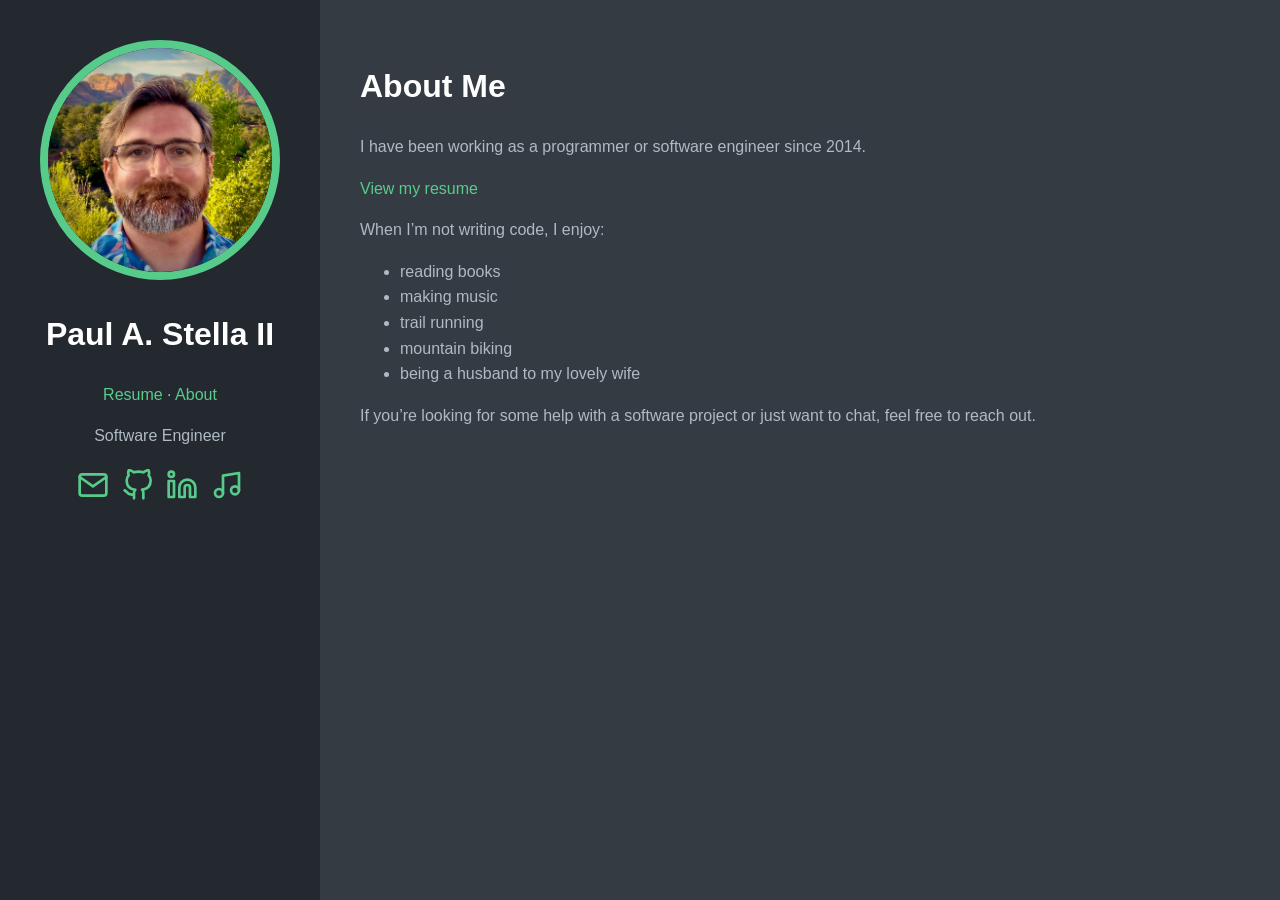
<file: index.html>
<!doctype html>
<html lang="en">
  <head>
    <title>Paul A. Stella II</title>
    <link rel="shortcut icon" href="favicon.ico" />
    <meta charset="utf-8" />
    <meta name="generator" content="Hugo 0.126.1">
    <meta name="viewport" content="width=device-width, initial-scale=1" />
    <meta name="author" content="Paul A. Stella II" />
    <meta name="description" content="Software Engineer" />
    <link rel="stylesheet" href="/css/main.min.3c3c186cd62e563ad6e2f00a89dbee656ab912d1d46f856b5605dd0232521e2a.css" />
    <link rel="alternate" type="application/rss+xml" href="http://thepaulstella.com/index.xml" title="Paul A. Stella II">
    

    
  


    
  <meta name="twitter:card" content="summary">
  <meta name="twitter:title" content="About Me">
  <meta name="twitter:description" content="I have been working as a programmer or software engineer since 2014.
View my resume
When I’m not writing code, I enjoy:
reading books making music trail running mountain biking being a husband to my lovely wife If you’re looking for some help with a software project or just want to chat, feel free to reach out.">

    <meta property="og:url" content="http://thepaulstella.com/">
  <meta property="og:site_name" content="Paul A. Stella II">
  <meta property="og:title" content="About Me">
  <meta property="og:description" content="I have been working as a programmer or software engineer since 2014.
View my resume
When I’m not writing code, I enjoy:
reading books making music trail running mountain biking being a husband to my lovely wife If you’re looking for some help with a software project or just want to chat, feel free to reach out.">
  <meta property="og:locale" content="en">
  <meta property="og:type" content="website">


  </head>
  <body>
    <header class="app-header">
      <a href="/"><img class="app-header-avatar" src="/avatar.jpg" alt="Paul A. Stella II" /></a>
      <span class="app-header-title">Paul A. Stella II</span>
      <nav class="app-header-menu">
          <a class="app-header-menu-item" href="/resume/">Resume</a>
             · 
          
          <a class="app-header-menu-item" href="/">About</a>
      </nav>
      <p>Software Engineer</p>
      <div class="app-header-social">
        
          <a href="mailto:contact@thepaulstella.com" target="_blank" rel="noreferrer noopener me">
            <svg viewBox="0 0 24 24" fill="none" stroke="currentColor" stroke-width="2" stroke-linecap="round" stroke-linejoin="round" class="icon icon-mail">
  <title>Email</title>
  <path d="M4 4h16c1.1 0 2 .9 2 2v12c0 1.1-.9 2-2 2H4c-1.1 0-2-.9-2-2V6c0-1.1.9-2 2-2z"></path><polyline points="22,6 12,13 2,6"></polyline>
</svg>
          </a>
        
          <a href="https://github.com/thepaulstella" target="_blank" rel="noreferrer noopener me">
            <svg viewBox="0 0 24 24" fill="none" stroke="currentColor" stroke-width="2" stroke-linecap="round" stroke-linejoin="round" class="icon icon-github">
  <title>Github</title>
  <path d="M9 19c-5 1.5-5-2.5-7-3m14 6v-3.87a3.37 3.37 0 0 0-.94-2.61c3.14-.35 6.44-1.54 6.44-7A5.44 5.44 0 0 0 20 4.77 5.07 5.07 0 0 0 19.91 1S18.73.65 16 2.48a13.38 13.38 0 0 0-7 0C6.27.65 5.09 1 5.09 1A5.07 5.07 0 0 0 5 4.77a5.44 5.44 0 0 0-1.5 3.78c0 5.42 3.3 6.61 6.44 7A3.37 3.37 0 0 0 9 18.13V22"></path>
</svg>
          </a>
        
          <a href="https://www.linkedin.com/in/thepaulstella/" target="_blank" rel="noreferrer noopener me">
            <svg viewBox="0 0 24 24" fill="none" stroke="currentColor" stroke-width="2" stroke-linecap="round" stroke-linejoin="round" class="icon icon-linkedin">
  <title>Linkedin</title>
  <path d="M16 8a6 6 0 0 1 6 6v7h-4v-7a2 2 0 0 0-2-2 2 2 0 0 0-2 2v7h-4v-7a6 6 0 0 1 6-6z"></path><rect x="2" y="9" width="4" height="12"></rect><circle cx="4" cy="4" r="2"></circle>
</svg>
          </a>
        
          <a href="https://linktr.ee/musicforcoding" target="_blank" rel="noreferrer noopener me">
            <svg viewBox="0 0 24 24" fill="none" stroke="currentColor" stroke-width="2" stroke-linecap="round" stroke-linejoin="round" class="icon icon-music">
  <title>Music for Coding</title>
  <path d="M9 18V5l12-2v13"></path><circle cx="6" cy="18" r="3"></circle><circle cx="18" cy="16" r="3"></circle>
</svg>
          </a>
        
      </div>
    </header>
    <main class="app-container">
      
  <main aria-role="main">
    <header class="homepage-header">
      <h1>About Me</h1>
      
    </header>
    <div class="homepage-content">
      
      <p>I have been working as a programmer or software engineer since 2014.</p>
<p><a href="/resume">View my resume</a></p>
<p>When I&rsquo;m not writing code, I enjoy:</p>
<ul>
<li>reading books</li>
<li>making music</li>
<li>trail running</li>
<li>mountain biking</li>
<li>being a husband to my lovely wife</li>
</ul>
<p>If you&rsquo;re looking for some help with a software project or just want to chat, feel free to reach out.</p>

    </div>
  </main>

    </main>
  </body>
</html>
</file>
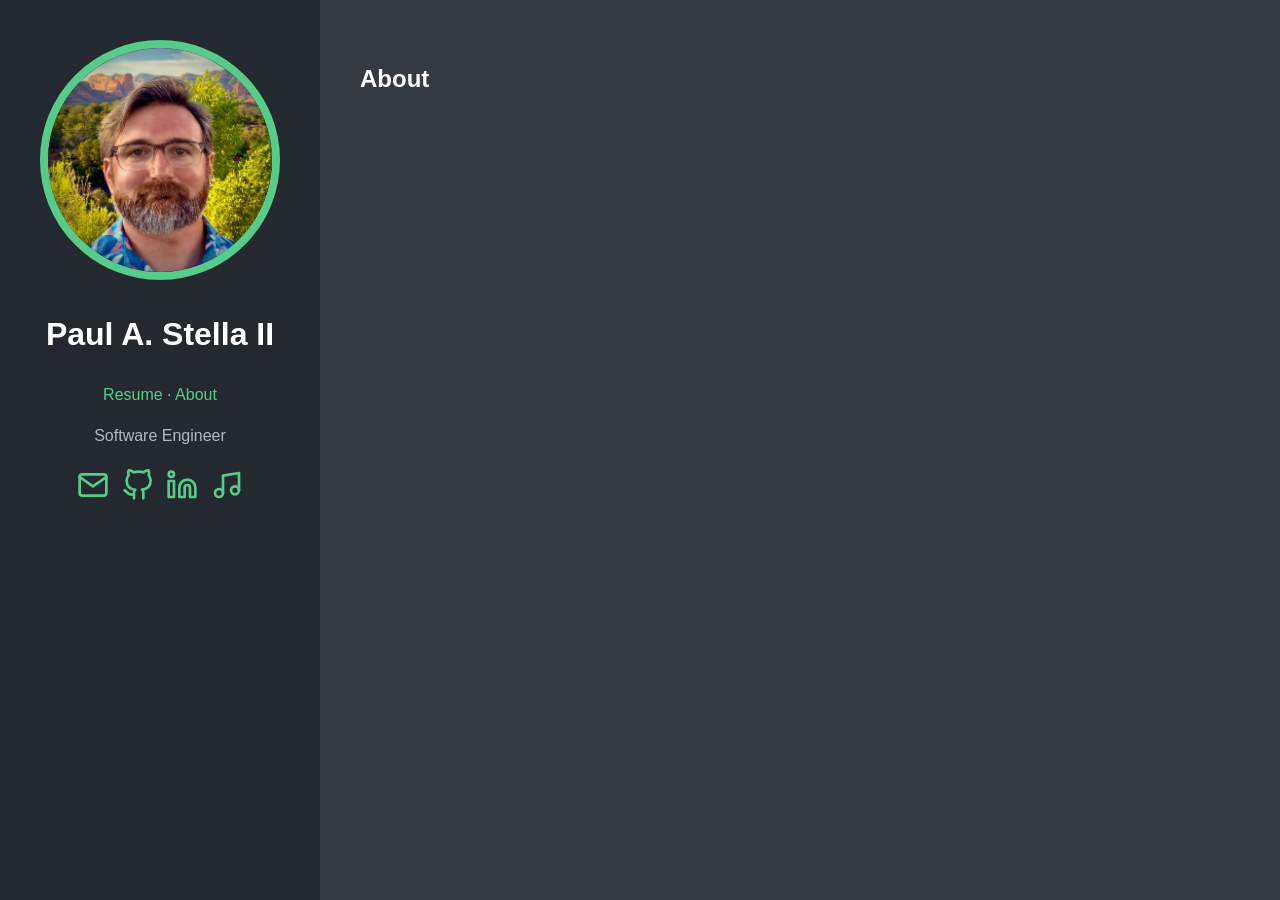
<file: about/index.html>
<!doctype html>
<html lang="en">
  <head>
    <title>About // Paul A. Stella II</title>
    <link rel="shortcut icon" href="favicon.ico" />
    <meta charset="utf-8" />
    <meta name="generator" content="Hugo 0.126.1">
    <meta name="viewport" content="width=device-width, initial-scale=1" />
    <meta name="author" content="Paul A. Stella II" />
    <meta name="description" content="" />
    <link rel="stylesheet" href="/css/main.min.3c3c186cd62e563ad6e2f00a89dbee656ab912d1d46f856b5605dd0232521e2a.css" />
    

    
  


    
  <meta name="twitter:card" content="summary">
  <meta name="twitter:title" content="About">
  <meta name="twitter:description" content="Software Engineer">

    <meta property="og:url" content="http://thepaulstella.com/about/">
  <meta property="og:site_name" content="Paul A. Stella II">
  <meta property="og:title" content="About">
  <meta property="og:description" content="Software Engineer">
  <meta property="og:locale" content="en">
  <meta property="og:type" content="article">


  </head>
  <body>
    <header class="app-header">
      <a href="/"><img class="app-header-avatar" src="/avatar.jpg" alt="Paul A. Stella II" /></a>
      <span class="app-header-title">Paul A. Stella II</span>
      <nav class="app-header-menu">
          <a class="app-header-menu-item" href="/resume/">Resume</a>
             · 
          
          <a class="app-header-menu-item" href="/">About</a>
      </nav>
      <p>Software Engineer</p>
      <div class="app-header-social">
        
          <a href="mailto:contact@thepaulstella.com" target="_blank" rel="noreferrer noopener me">
            <svg viewBox="0 0 24 24" fill="none" stroke="currentColor" stroke-width="2" stroke-linecap="round" stroke-linejoin="round" class="icon icon-mail">
  <title>Email</title>
  <path d="M4 4h16c1.1 0 2 .9 2 2v12c0 1.1-.9 2-2 2H4c-1.1 0-2-.9-2-2V6c0-1.1.9-2 2-2z"></path><polyline points="22,6 12,13 2,6"></polyline>
</svg>
          </a>
        
          <a href="https://github.com/thepaulstella" target="_blank" rel="noreferrer noopener me">
            <svg viewBox="0 0 24 24" fill="none" stroke="currentColor" stroke-width="2" stroke-linecap="round" stroke-linejoin="round" class="icon icon-github">
  <title>Github</title>
  <path d="M9 19c-5 1.5-5-2.5-7-3m14 6v-3.87a3.37 3.37 0 0 0-.94-2.61c3.14-.35 6.44-1.54 6.44-7A5.44 5.44 0 0 0 20 4.77 5.07 5.07 0 0 0 19.91 1S18.73.65 16 2.48a13.38 13.38 0 0 0-7 0C6.27.65 5.09 1 5.09 1A5.07 5.07 0 0 0 5 4.77a5.44 5.44 0 0 0-1.5 3.78c0 5.42 3.3 6.61 6.44 7A3.37 3.37 0 0 0 9 18.13V22"></path>
</svg>
          </a>
        
          <a href="https://www.linkedin.com/in/thepaulstella/" target="_blank" rel="noreferrer noopener me">
            <svg viewBox="0 0 24 24" fill="none" stroke="currentColor" stroke-width="2" stroke-linecap="round" stroke-linejoin="round" class="icon icon-linkedin">
  <title>Linkedin</title>
  <path d="M16 8a6 6 0 0 1 6 6v7h-4v-7a2 2 0 0 0-2-2 2 2 0 0 0-2 2v7h-4v-7a6 6 0 0 1 6-6z"></path><rect x="2" y="9" width="4" height="12"></rect><circle cx="4" cy="4" r="2"></circle>
</svg>
          </a>
        
          <a href="https://linktr.ee/musicforcoding" target="_blank" rel="noreferrer noopener me">
            <svg viewBox="0 0 24 24" fill="none" stroke="currentColor" stroke-width="2" stroke-linecap="round" stroke-linejoin="round" class="icon icon-music">
  <title>Music for Coding</title>
  <path d="M9 18V5l12-2v13"></path><circle cx="6" cy="18" r="3"></circle><circle cx="18" cy="16" r="3"></circle>
</svg>
          </a>
        
      </div>
    </header>
    <main class="app-container">
      
  <article class="post">
    <header class="post-header">
      <h1 class ="post-title">About</h1>
    </header>
    <div class="post-content">
      
    </div>
    <div class="post-footer">
      
    </div>
  </article>

    </main>
  </body>
</html>
</file>
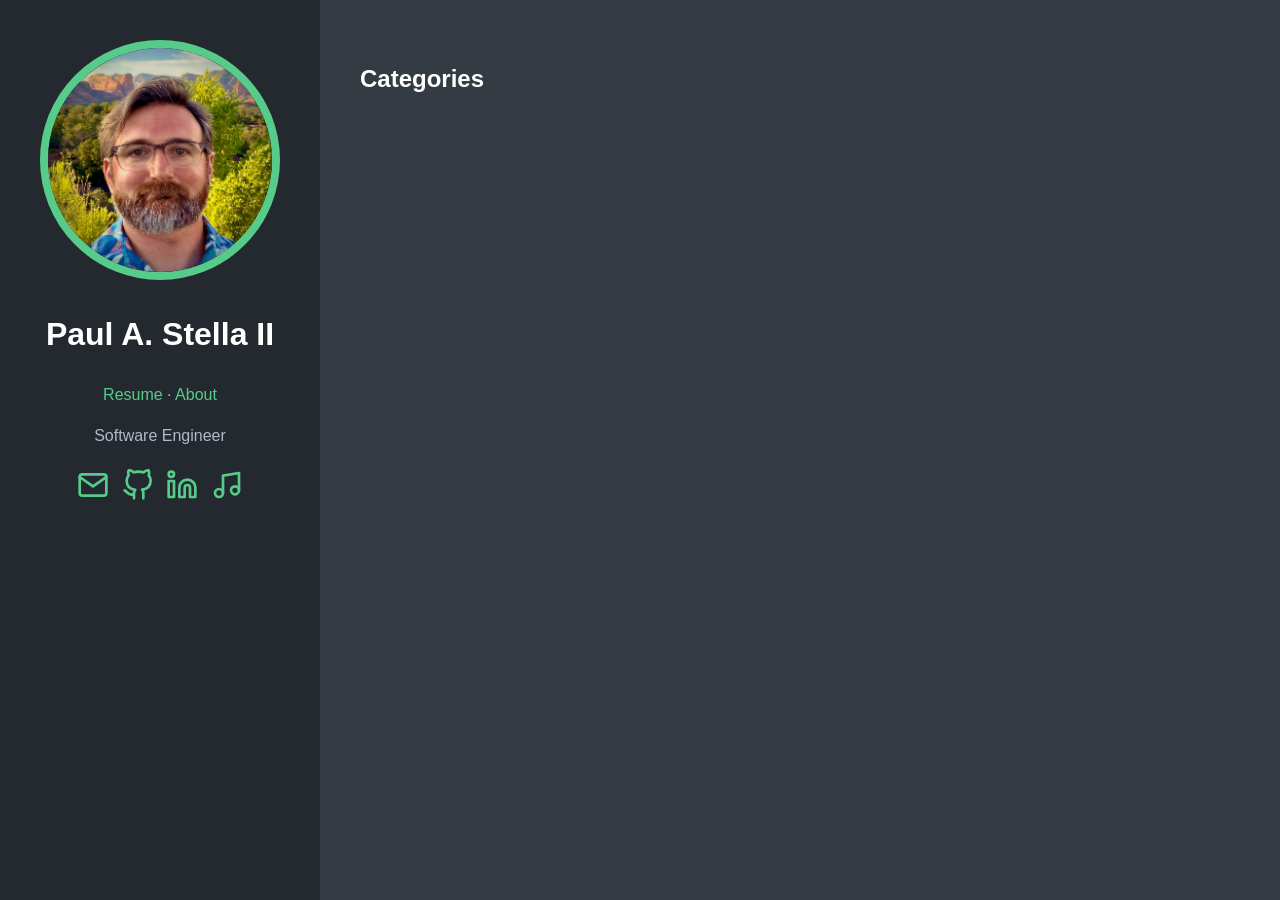
<file: categories/index.html>
<!doctype html>
<html lang="en">
  <head>
    <title>Categories // Paul A. Stella II</title>
    <link rel="shortcut icon" href="favicon.ico" />
    <meta charset="utf-8" />
    <meta name="generator" content="Hugo 0.126.1">
    <meta name="viewport" content="width=device-width, initial-scale=1" />
    <meta name="author" content="Paul A. Stella II" />
    <meta name="description" content="" />
    <link rel="stylesheet" href="/css/main.min.3c3c186cd62e563ad6e2f00a89dbee656ab912d1d46f856b5605dd0232521e2a.css" />
    <link rel="alternate" type="application/rss+xml" href="http://thepaulstella.com/categories/index.xml" title="Paul A. Stella II">
    

    
  


    
  <meta name="twitter:card" content="summary">
  <meta name="twitter:title" content="Categories">
  <meta name="twitter:description" content="Software Engineer">

    <meta property="og:url" content="http://thepaulstella.com/categories/">
  <meta property="og:site_name" content="Paul A. Stella II">
  <meta property="og:title" content="Categories">
  <meta property="og:description" content="Software Engineer">
  <meta property="og:locale" content="en">
  <meta property="og:type" content="website">


  </head>
  <body>
    <header class="app-header">
      <a href="/"><img class="app-header-avatar" src="/avatar.jpg" alt="Paul A. Stella II" /></a>
      <span class="app-header-title">Paul A. Stella II</span>
      <nav class="app-header-menu">
          <a class="app-header-menu-item" href="/resume/">Resume</a>
             · 
          
          <a class="app-header-menu-item" href="/">About</a>
      </nav>
      <p>Software Engineer</p>
      <div class="app-header-social">
        
          <a href="mailto:contact@thepaulstella.com" target="_blank" rel="noreferrer noopener me">
            <svg viewBox="0 0 24 24" fill="none" stroke="currentColor" stroke-width="2" stroke-linecap="round" stroke-linejoin="round" class="icon icon-mail">
  <title>Email</title>
  <path d="M4 4h16c1.1 0 2 .9 2 2v12c0 1.1-.9 2-2 2H4c-1.1 0-2-.9-2-2V6c0-1.1.9-2 2-2z"></path><polyline points="22,6 12,13 2,6"></polyline>
</svg>
          </a>
        
          <a href="https://github.com/thepaulstella" target="_blank" rel="noreferrer noopener me">
            <svg viewBox="0 0 24 24" fill="none" stroke="currentColor" stroke-width="2" stroke-linecap="round" stroke-linejoin="round" class="icon icon-github">
  <title>Github</title>
  <path d="M9 19c-5 1.5-5-2.5-7-3m14 6v-3.87a3.37 3.37 0 0 0-.94-2.61c3.14-.35 6.44-1.54 6.44-7A5.44 5.44 0 0 0 20 4.77 5.07 5.07 0 0 0 19.91 1S18.73.65 16 2.48a13.38 13.38 0 0 0-7 0C6.27.65 5.09 1 5.09 1A5.07 5.07 0 0 0 5 4.77a5.44 5.44 0 0 0-1.5 3.78c0 5.42 3.3 6.61 6.44 7A3.37 3.37 0 0 0 9 18.13V22"></path>
</svg>
          </a>
        
          <a href="https://www.linkedin.com/in/thepaulstella/" target="_blank" rel="noreferrer noopener me">
            <svg viewBox="0 0 24 24" fill="none" stroke="currentColor" stroke-width="2" stroke-linecap="round" stroke-linejoin="round" class="icon icon-linkedin">
  <title>Linkedin</title>
  <path d="M16 8a6 6 0 0 1 6 6v7h-4v-7a2 2 0 0 0-2-2 2 2 0 0 0-2 2v7h-4v-7a6 6 0 0 1 6-6z"></path><rect x="2" y="9" width="4" height="12"></rect><circle cx="4" cy="4" r="2"></circle>
</svg>
          </a>
        
          <a href="https://linktr.ee/musicforcoding" target="_blank" rel="noreferrer noopener me">
            <svg viewBox="0 0 24 24" fill="none" stroke="currentColor" stroke-width="2" stroke-linecap="round" stroke-linejoin="round" class="icon icon-music">
  <title>Music for Coding</title>
  <path d="M9 18V5l12-2v13"></path><circle cx="6" cy="18" r="3"></circle><circle cx="18" cy="16" r="3"></circle>
</svg>
          </a>
        
      </div>
    </header>
    <main class="app-container">
      
  <article>
    <h1>Categories</h1>
    <ul class="tags-list">
      
    </ul>
  </article>

    </main>
  </body>
</html>
</file>
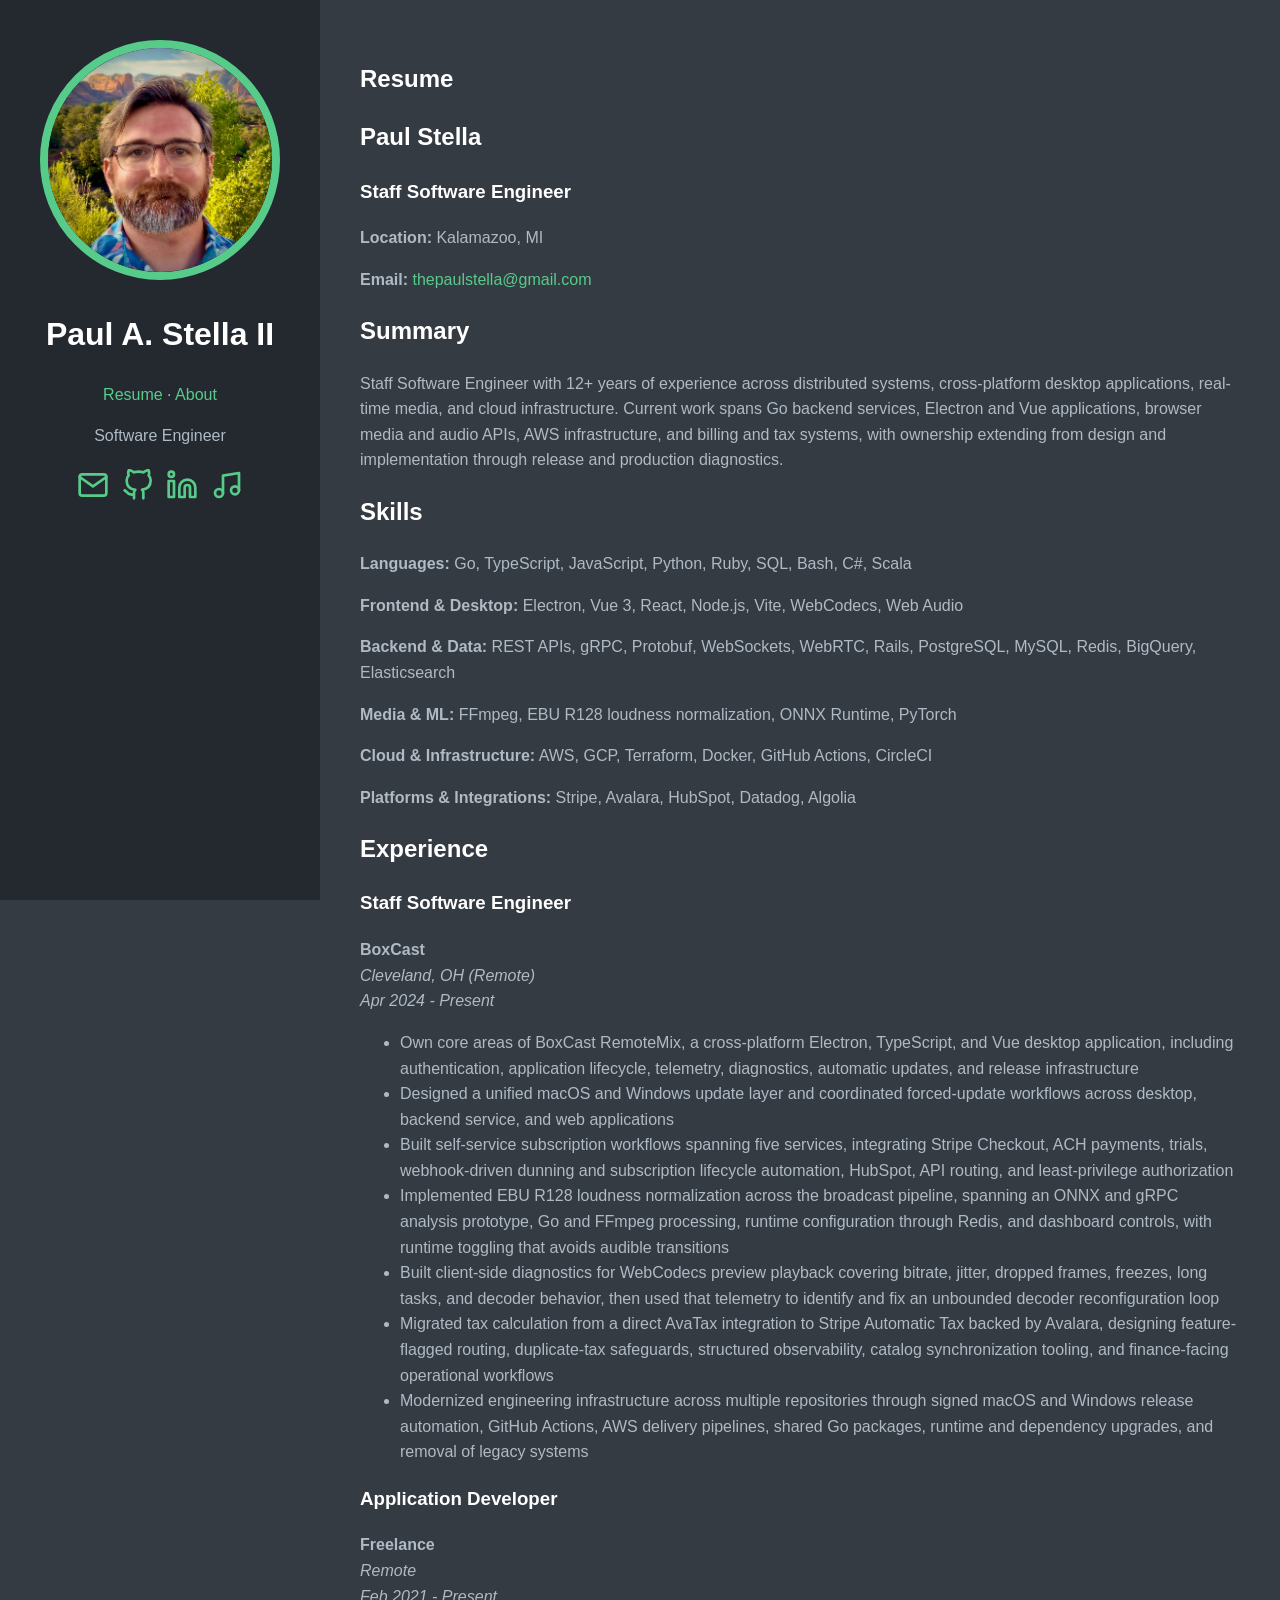
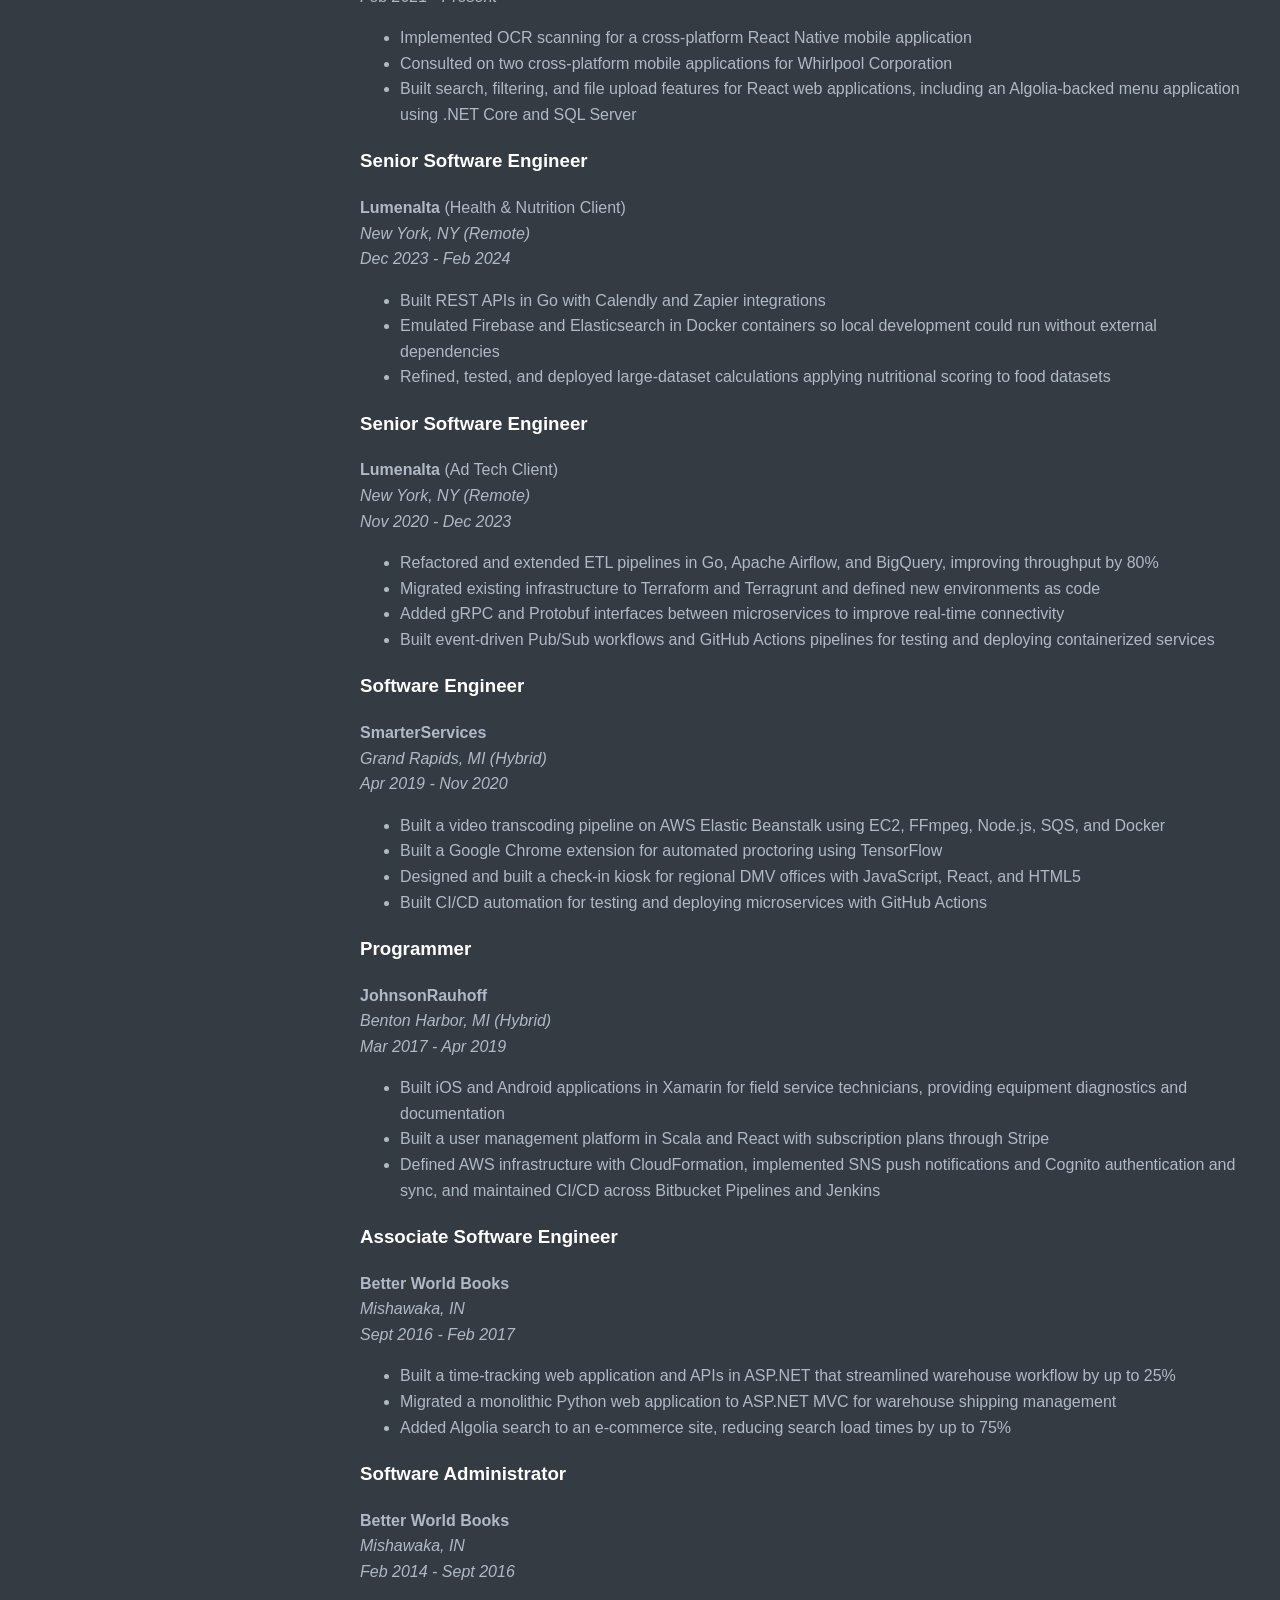
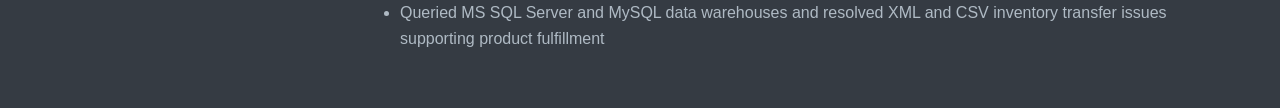
<file: resume/index.html>
<!doctype html>
<html lang="en">
  <head>
    <title>Resume // Paul A. Stella II</title>
    <link rel="shortcut icon" href="favicon.ico" />
    <meta charset="utf-8" />
    <meta name="generator" content="Hugo 0.126.1">
    <meta name="viewport" content="width=device-width, initial-scale=1" />
    <meta name="author" content="Paul A. Stella II" />
    <meta name="description" content="" />
    <link rel="stylesheet" href="/css/main.min.3c3c186cd62e563ad6e2f00a89dbee656ab912d1d46f856b5605dd0232521e2a.css" />
    

    
  


    
  <meta name="twitter:card" content="summary">
  <meta name="twitter:title" content="Resume">
  <meta name="twitter:description" content="Paul Stella Staff Software Engineer Location: Kalamazoo, MI
Email: thepaulstella@gmail.com
Summary Staff Software Engineer with 12&#43; years of experience across distributed systems, cross-platform desktop applications, real-time media, and cloud infrastructure. Current work spans Go backend services, Electron and Vue applications, browser media and audio APIs, AWS infrastructure, and billing and tax systems, with ownership extending from design and implementation through release and production diagnostics.
Skills Languages: Go, TypeScript, JavaScript, Python, Ruby, SQL, Bash, C#, Scala">

    <meta property="og:url" content="http://thepaulstella.com/resume/">
  <meta property="og:site_name" content="Paul A. Stella II">
  <meta property="og:title" content="Resume">
  <meta property="og:description" content="Paul Stella Staff Software Engineer Location: Kalamazoo, MI
Email: thepaulstella@gmail.com
Summary Staff Software Engineer with 12&#43; years of experience across distributed systems, cross-platform desktop applications, real-time media, and cloud infrastructure. Current work spans Go backend services, Electron and Vue applications, browser media and audio APIs, AWS infrastructure, and billing and tax systems, with ownership extending from design and implementation through release and production diagnostics.
Skills Languages: Go, TypeScript, JavaScript, Python, Ruby, SQL, Bash, C#, Scala">
  <meta property="og:locale" content="en">
  <meta property="og:type" content="article">


  </head>
  <body>
    <header class="app-header">
      <a href="/"><img class="app-header-avatar" src="/avatar.jpg" alt="Paul A. Stella II" /></a>
      <span class="app-header-title">Paul A. Stella II</span>
      <nav class="app-header-menu">
          <a class="app-header-menu-item" href="/resume/">Resume</a>
             · 
          
          <a class="app-header-menu-item" href="/">About</a>
      </nav>
      <p>Software Engineer</p>
      <div class="app-header-social">
        
          <a href="mailto:contact@thepaulstella.com" target="_blank" rel="noreferrer noopener me">
            <svg viewBox="0 0 24 24" fill="none" stroke="currentColor" stroke-width="2" stroke-linecap="round" stroke-linejoin="round" class="icon icon-mail">
  <title>Email</title>
  <path d="M4 4h16c1.1 0 2 .9 2 2v12c0 1.1-.9 2-2 2H4c-1.1 0-2-.9-2-2V6c0-1.1.9-2 2-2z"></path><polyline points="22,6 12,13 2,6"></polyline>
</svg>
          </a>
        
          <a href="https://github.com/thepaulstella" target="_blank" rel="noreferrer noopener me">
            <svg viewBox="0 0 24 24" fill="none" stroke="currentColor" stroke-width="2" stroke-linecap="round" stroke-linejoin="round" class="icon icon-github">
  <title>Github</title>
  <path d="M9 19c-5 1.5-5-2.5-7-3m14 6v-3.87a3.37 3.37 0 0 0-.94-2.61c3.14-.35 6.44-1.54 6.44-7A5.44 5.44 0 0 0 20 4.77 5.07 5.07 0 0 0 19.91 1S18.73.65 16 2.48a13.38 13.38 0 0 0-7 0C6.27.65 5.09 1 5.09 1A5.07 5.07 0 0 0 5 4.77a5.44 5.44 0 0 0-1.5 3.78c0 5.42 3.3 6.61 6.44 7A3.37 3.37 0 0 0 9 18.13V22"></path>
</svg>
          </a>
        
          <a href="https://www.linkedin.com/in/thepaulstella/" target="_blank" rel="noreferrer noopener me">
            <svg viewBox="0 0 24 24" fill="none" stroke="currentColor" stroke-width="2" stroke-linecap="round" stroke-linejoin="round" class="icon icon-linkedin">
  <title>Linkedin</title>
  <path d="M16 8a6 6 0 0 1 6 6v7h-4v-7a2 2 0 0 0-2-2 2 2 0 0 0-2 2v7h-4v-7a6 6 0 0 1 6-6z"></path><rect x="2" y="9" width="4" height="12"></rect><circle cx="4" cy="4" r="2"></circle>
</svg>
          </a>
        
          <a href="https://linktr.ee/musicforcoding" target="_blank" rel="noreferrer noopener me">
            <svg viewBox="0 0 24 24" fill="none" stroke="currentColor" stroke-width="2" stroke-linecap="round" stroke-linejoin="round" class="icon icon-music">
  <title>Music for Coding</title>
  <path d="M9 18V5l12-2v13"></path><circle cx="6" cy="18" r="3"></circle><circle cx="18" cy="16" r="3"></circle>
</svg>
          </a>
        
      </div>
    </header>
    <main class="app-container">
      
  <article class="post">
    <header class="post-header">
      <h1 class ="post-title">Resume</h1>
    </header>
    <div class="post-content">
      <h1 id="paul-stella">Paul Stella</h1>
<h3 id="staff-software-engineer">Staff Software Engineer</h3>
<p><strong>Location:</strong> Kalamazoo, MI</p>
<p><strong>Email:</strong> <a href="mailto:thepaulstella@gmail.com">thepaulstella@gmail.com</a></p>
<h2 id="summary">Summary</h2>
<p>Staff Software Engineer with 12+ years of experience across distributed systems, cross-platform desktop applications, real-time media, and cloud infrastructure. Current work spans Go backend services, Electron and Vue applications, browser media and audio APIs, AWS infrastructure, and billing and tax systems, with ownership extending from design and implementation through release and production diagnostics.</p>
<h2 id="skills">Skills</h2>
<p><strong>Languages:</strong> Go, TypeScript, JavaScript, Python, Ruby, SQL, Bash, C#, Scala</p>
<p><strong>Frontend &amp; Desktop:</strong> Electron, Vue 3, React, Node.js, Vite, WebCodecs, Web Audio</p>
<p><strong>Backend &amp; Data:</strong> REST APIs, gRPC, Protobuf, WebSockets, WebRTC, Rails, PostgreSQL, MySQL, Redis, BigQuery, Elasticsearch</p>
<p><strong>Media &amp; ML:</strong> FFmpeg, EBU R128 loudness normalization, ONNX Runtime, PyTorch</p>
<p><strong>Cloud &amp; Infrastructure:</strong> AWS, GCP, Terraform, Docker, GitHub Actions, CircleCI</p>
<p><strong>Platforms &amp; Integrations:</strong> Stripe, Avalara, HubSpot, Datadog, Algolia</p>
<h2 id="experience">Experience</h2>
<h3 id="staff-software-engineer-1">Staff Software Engineer</h3>
<p><strong>BoxCast</strong><br>
<em>Cleveland, OH (Remote)</em><br>
<em>Apr 2024 - Present</em></p>
<ul>
<li>Own core areas of BoxCast RemoteMix, a cross-platform Electron, TypeScript, and Vue desktop application, including authentication, application lifecycle, telemetry, diagnostics, automatic updates, and release infrastructure</li>
<li>Designed a unified macOS and Windows update layer and coordinated forced-update workflows across desktop, backend service, and web applications</li>
<li>Built self-service subscription workflows spanning five services, integrating Stripe Checkout, ACH payments, trials, webhook-driven dunning and subscription lifecycle automation, HubSpot, API routing, and least-privilege authorization</li>
<li>Implemented EBU R128 loudness normalization across the broadcast pipeline, spanning an ONNX and gRPC analysis prototype, Go and FFmpeg processing, runtime configuration through Redis, and dashboard controls, with runtime toggling that avoids audible transitions</li>
<li>Built client-side diagnostics for WebCodecs preview playback covering bitrate, jitter, dropped frames, freezes, long tasks, and decoder behavior, then used that telemetry to identify and fix an unbounded decoder reconfiguration loop</li>
<li>Migrated tax calculation from a direct AvaTax integration to Stripe Automatic Tax backed by Avalara, designing feature-flagged routing, duplicate-tax safeguards, structured observability, catalog synchronization tooling, and finance-facing operational workflows</li>
<li>Modernized engineering infrastructure across multiple repositories through signed macOS and Windows release automation, GitHub Actions, AWS delivery pipelines, shared Go packages, runtime and dependency upgrades, and removal of legacy systems</li>
</ul>
<h3 id="application-developer">Application Developer</h3>
<p><strong>Freelance</strong><br>
<em>Remote</em><br>
<em>Feb 2021 - Present</em></p>
<ul>
<li>Implemented OCR scanning for a cross-platform React Native mobile application</li>
<li>Consulted on two cross-platform mobile applications for Whirlpool Corporation</li>
<li>Built search, filtering, and file upload features for React web applications, including an Algolia-backed menu application using .NET Core and SQL Server</li>
</ul>
<h3 id="senior-software-engineer">Senior Software Engineer</h3>
<p><strong>Lumenalta</strong> (Health &amp; Nutrition Client)<br>
<em>New York, NY (Remote)</em><br>
<em>Dec 2023 - Feb 2024</em></p>
<ul>
<li>Built REST APIs in Go with Calendly and Zapier integrations</li>
<li>Emulated Firebase and Elasticsearch in Docker containers so local development could run without external dependencies</li>
<li>Refined, tested, and deployed large-dataset calculations applying nutritional scoring to food datasets</li>
</ul>
<h3 id="senior-software-engineer-1">Senior Software Engineer</h3>
<p><strong>Lumenalta</strong> (Ad Tech Client)<br>
<em>New York, NY (Remote)</em><br>
<em>Nov 2020 - Dec 2023</em></p>
<ul>
<li>Refactored and extended ETL pipelines in Go, Apache Airflow, and BigQuery, improving throughput by 80%</li>
<li>Migrated existing infrastructure to Terraform and Terragrunt and defined new environments as code</li>
<li>Added gRPC and Protobuf interfaces between microservices to improve real-time connectivity</li>
<li>Built event-driven Pub/Sub workflows and GitHub Actions pipelines for testing and deploying containerized services</li>
</ul>
<h3 id="software-engineer">Software Engineer</h3>
<p><strong>SmarterServices</strong><br>
<em>Grand Rapids, MI (Hybrid)</em><br>
<em>Apr 2019 - Nov 2020</em></p>
<ul>
<li>Built a video transcoding pipeline on AWS Elastic Beanstalk using EC2, FFmpeg, Node.js, SQS, and Docker</li>
<li>Built a Google Chrome extension for automated proctoring using TensorFlow</li>
<li>Designed and built a check-in kiosk for regional DMV offices with JavaScript, React, and HTML5</li>
<li>Built CI/CD automation for testing and deploying microservices with GitHub Actions</li>
</ul>
<h3 id="programmer">Programmer</h3>
<p><strong>JohnsonRauhoff</strong><br>
<em>Benton Harbor, MI (Hybrid)</em><br>
<em>Mar 2017 - Apr 2019</em></p>
<ul>
<li>Built iOS and Android applications in Xamarin for field service technicians, providing equipment diagnostics and documentation</li>
<li>Built a user management platform in Scala and React with subscription plans through Stripe</li>
<li>Defined AWS infrastructure with CloudFormation, implemented SNS push notifications and Cognito authentication and sync, and maintained CI/CD across Bitbucket Pipelines and Jenkins</li>
</ul>
<h3 id="associate-software-engineer">Associate Software Engineer</h3>
<p><strong>Better World Books</strong><br>
<em>Mishawaka, IN</em><br>
<em>Sept 2016 - Feb 2017</em></p>
<ul>
<li>Built a time-tracking web application and APIs in ASP.NET that streamlined warehouse workflow by up to 25%</li>
<li>Migrated a monolithic Python web application to ASP.NET MVC for warehouse shipping management</li>
<li>Added Algolia search to an e-commerce site, reducing search load times by up to 75%</li>
</ul>
<h3 id="software-administrator">Software Administrator</h3>
<p><strong>Better World Books</strong><br>
<em>Mishawaka, IN</em><br>
<em>Feb 2014 - Sept 2016</em></p>
<ul>
<li>Queried MS SQL Server and MySQL data warehouses and resolved XML and CSV inventory transfer issues supporting product fulfillment</li>
</ul>
<!-- raw HTML omitted -->

    </div>
    <div class="post-footer">
      
    </div>
  </article>

    </main>
  </body>
</html>
</file>
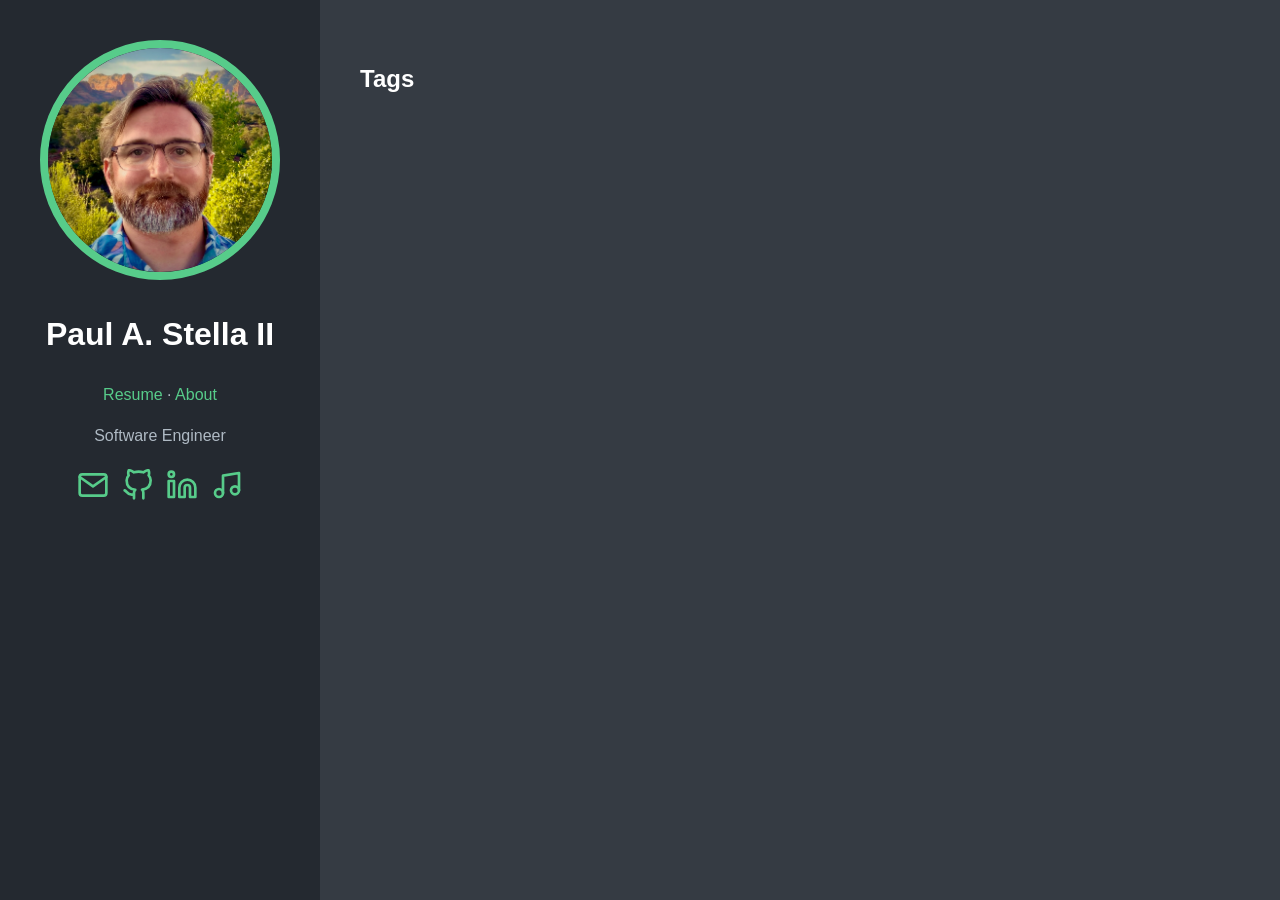
<file: tags/index.html>
<!doctype html>
<html lang="en">
  <head>
    <title>Tags // Paul A. Stella II</title>
    <link rel="shortcut icon" href="favicon.ico" />
    <meta charset="utf-8" />
    <meta name="generator" content="Hugo 0.126.1">
    <meta name="viewport" content="width=device-width, initial-scale=1" />
    <meta name="author" content="Paul A. Stella II" />
    <meta name="description" content="" />
    <link rel="stylesheet" href="/css/main.min.3c3c186cd62e563ad6e2f00a89dbee656ab912d1d46f856b5605dd0232521e2a.css" />
    <link rel="alternate" type="application/rss+xml" href="http://thepaulstella.com/tags/index.xml" title="Paul A. Stella II">
    

    
  


    
  <meta name="twitter:card" content="summary">
  <meta name="twitter:title" content="Tags">
  <meta name="twitter:description" content="Software Engineer">

    <meta property="og:url" content="http://thepaulstella.com/tags/">
  <meta property="og:site_name" content="Paul A. Stella II">
  <meta property="og:title" content="Tags">
  <meta property="og:description" content="Software Engineer">
  <meta property="og:locale" content="en">
  <meta property="og:type" content="website">


  </head>
  <body>
    <header class="app-header">
      <a href="/"><img class="app-header-avatar" src="/avatar.jpg" alt="Paul A. Stella II" /></a>
      <span class="app-header-title">Paul A. Stella II</span>
      <nav class="app-header-menu">
          <a class="app-header-menu-item" href="/resume/">Resume</a>
             · 
          
          <a class="app-header-menu-item" href="/">About</a>
      </nav>
      <p>Software Engineer</p>
      <div class="app-header-social">
        
          <a href="mailto:contact@thepaulstella.com" target="_blank" rel="noreferrer noopener me">
            <svg viewBox="0 0 24 24" fill="none" stroke="currentColor" stroke-width="2" stroke-linecap="round" stroke-linejoin="round" class="icon icon-mail">
  <title>Email</title>
  <path d="M4 4h16c1.1 0 2 .9 2 2v12c0 1.1-.9 2-2 2H4c-1.1 0-2-.9-2-2V6c0-1.1.9-2 2-2z"></path><polyline points="22,6 12,13 2,6"></polyline>
</svg>
          </a>
        
          <a href="https://github.com/thepaulstella" target="_blank" rel="noreferrer noopener me">
            <svg viewBox="0 0 24 24" fill="none" stroke="currentColor" stroke-width="2" stroke-linecap="round" stroke-linejoin="round" class="icon icon-github">
  <title>Github</title>
  <path d="M9 19c-5 1.5-5-2.5-7-3m14 6v-3.87a3.37 3.37 0 0 0-.94-2.61c3.14-.35 6.44-1.54 6.44-7A5.44 5.44 0 0 0 20 4.77 5.07 5.07 0 0 0 19.91 1S18.73.65 16 2.48a13.38 13.38 0 0 0-7 0C6.27.65 5.09 1 5.09 1A5.07 5.07 0 0 0 5 4.77a5.44 5.44 0 0 0-1.5 3.78c0 5.42 3.3 6.61 6.44 7A3.37 3.37 0 0 0 9 18.13V22"></path>
</svg>
          </a>
        
          <a href="https://www.linkedin.com/in/thepaulstella/" target="_blank" rel="noreferrer noopener me">
            <svg viewBox="0 0 24 24" fill="none" stroke="currentColor" stroke-width="2" stroke-linecap="round" stroke-linejoin="round" class="icon icon-linkedin">
  <title>Linkedin</title>
  <path d="M16 8a6 6 0 0 1 6 6v7h-4v-7a2 2 0 0 0-2-2 2 2 0 0 0-2 2v7h-4v-7a6 6 0 0 1 6-6z"></path><rect x="2" y="9" width="4" height="12"></rect><circle cx="4" cy="4" r="2"></circle>
</svg>
          </a>
        
          <a href="https://linktr.ee/musicforcoding" target="_blank" rel="noreferrer noopener me">
            <svg viewBox="0 0 24 24" fill="none" stroke="currentColor" stroke-width="2" stroke-linecap="round" stroke-linejoin="round" class="icon icon-music">
  <title>Music for Coding</title>
  <path d="M9 18V5l12-2v13"></path><circle cx="6" cy="18" r="3"></circle><circle cx="18" cy="16" r="3"></circle>
</svg>
          </a>
        
      </div>
    </header>
    <main class="app-container">
      
  <article>
    <h1>Tags</h1>
    <ul class="tags-list">
      
    </ul>
  </article>

    </main>
  </body>
</html>
</file>
<file: css/main.min.3c3c186cd62e563ad6e2f00a89dbee656ab912d1d46f856b5605dd0232521e2a.css>
*{box-sizing:border-box}html{line-height:1.6}body{margin:0;font-family:sans-serif;background:#353b43;color:#afbac4}h1,h2,h3,h4,h5,h6{color:#fff}a{color:#57cc8a;transition:color .35s;text-decoration:none}a:hover{color:#fff}code{font-family:monospace,monospace;font-size:1em;color:rgba(175,186,196,.8);text-size-adjust:100%;-ms-text-size-adjust:100%;-moz-text-size-adjust:100%;-webkit-text-size-adjust:100%}pre{font-size:1rem;line-height:1.2em;margin:0;overflow:auto}pre code{font-size:.8em}::selection{background:rgba(175,186,196,.25)}::-moz-selection{background:rgba(175,186,196,.25)}.app-header{padding:2.5em;background:#242930;text-align:center}.app-header-avatar{width:15rem;height:15rem;border-radius:100%;border:.5rem solid #57cc8a}.app-container{padding:2.5rem}.app-header-social{display:flex;align-items:center;justify-content:center;font-size:2em;color:#fff}.app-header-social a:not(:last-child){margin-right:.4em}.app-header-title{color:#fff;display:block;font-size:2em;margin:.67em 0;font-weight:700}@media(min-width:940px){.app-header{position:fixed;top:0;left:0;width:20rem;min-height:100vh}.app-container{max-width:65rem;margin-left:20rem}}.error-404{text-align:center}.error-404-title{text-transform:uppercase}.icon{display:inline-block;width:1em;height:1em;margin-top:-.125em}.pagination{display:block;list-style:none;padding:0;font-size:.8em;text-align:center;margin:3em 0}.page-item{display:inline-block}.page-item .page-link{display:flex;align-items:center;justify-content:center;width:1.8rem;height:1.8rem}.page-item.active .page-link{color:#fff;border-radius:2em;background:#57cc8a}.post-title{color:#fff}.post-meta>div{display:flex;align-items:center;font-size:.8em}.post-meta>div>.icon{margin-right:.4em}.post-content>pre,.post-content .highlight{margin:1em 0}.post-content>pre,.post-content .highlight>pre,.post-content .highlight>div{border-left:.4em solid rgba(87,204,138,.8);padding:1em}.post-content blockquote{border-left:.4em solid rgba(87,204,138,.8);margin:1em 0;padding:.5em 1em;background:#242930}.post-content blockquote p{margin:.5em 0}.post-content img{max-width:100%}.posts-list{padding:0}.posts-list-item{list-style:none;padding:.4em 0}.posts-list-item:not(:last-child){border-bottom:1px dashed rgba(255,255,255,.3)}.posts-list-item-description{display:flex;align-items:center;font-size:.8em}.posts-list-item-description>.icon{margin-right:.4em}.posts-list-item-separator{margin:0 .4em}.tag{display:inline-block;margin-right:.2em;padding:0 .6em;font-size:.9em;border-radius:.2em;white-space:nowrap;background:rgba(255,255,255,.1);transition:color .35s,background .35s}.tag:hover{transition:color .25s,background .05s;background:rgba(255,255,255,.3)}.tags-list{padding:0}.tags-list-item{display:flex;align-items:center;list-style:none;padding:.4em 0}.tags-list-item>.icon{margin-right:.4em}.tags-list-item:not(:last-child){border-bottom:1px dashed rgba(255,255,255,.3)}@media(min-width:450px){.tags-list{display:flex;flex-wrap:wrap}.tags-list-item{width:calc(50% - 1em)}.tags-list-item:nth-child(even){margin-left:1em}.tags-list-item:nth-last-child(2){border:none}}
</file>
